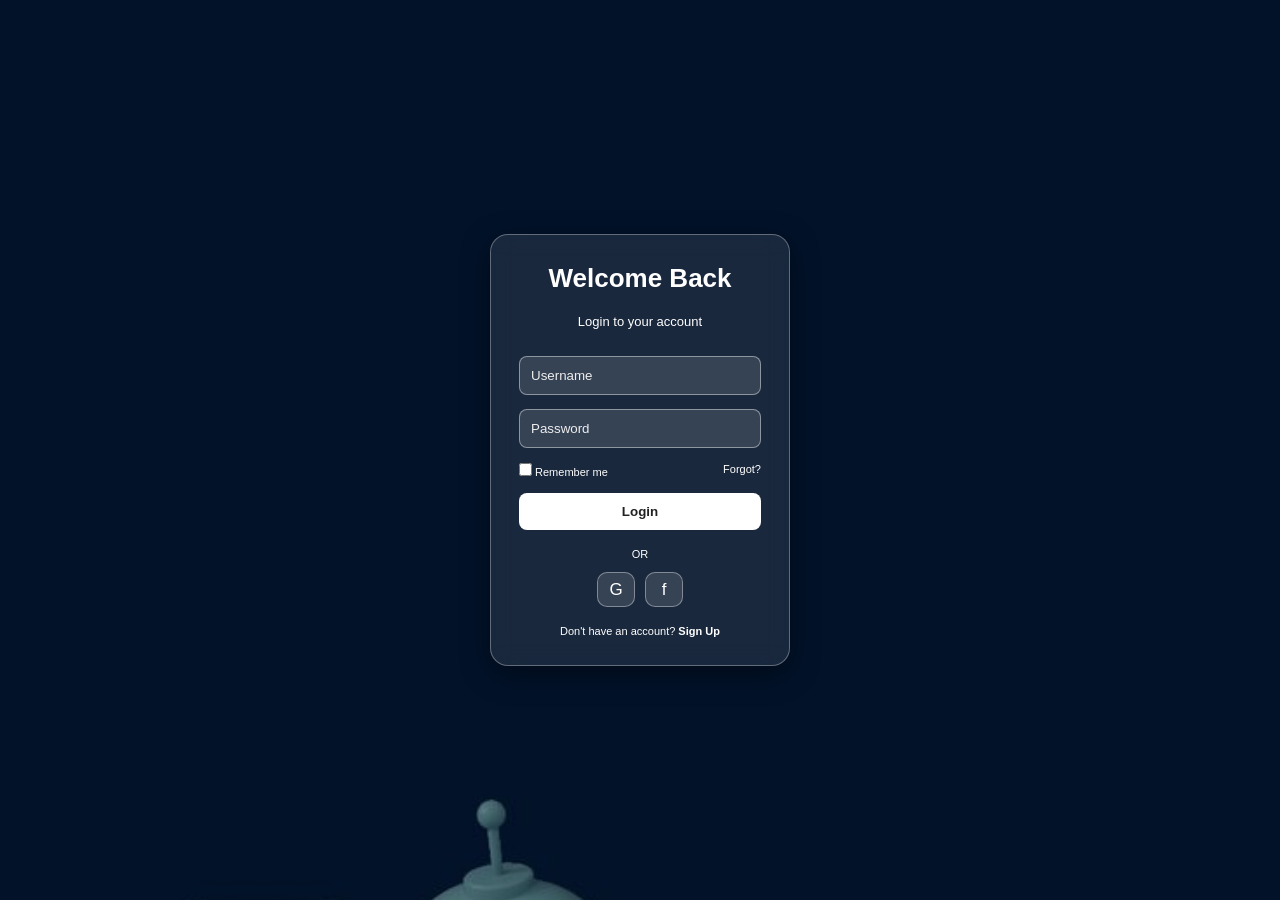
<file: Loginfolder/Login.html>
<!DOCTYPE html>
<html lang="en">
<head>
    <meta charset="UTF-8">
    <meta name="viewport" content="width=device-width, initial-scale=1.0">
    <title>login</title>
    <link rel="stylesheet" href="login.css">
</head>
<body>
    <div class="login-box">
        <h2>Welcome Back</h2>
        <p>Login to your account</p>
   

    <form>
        <input type="text" placeholder="Username" required>
        <input type="text" placeholder="Password" required>
   

    <div class="options">
        <label>
            <input type="checkbox"> Remember me
        </label>
        <a href="#">Forgot?</a>
    </div>
    
    <button type="submit">Login</button>
 </form>

 <div class="divider">OR</div>

 <div class="social">
    <button>G</button>
    <button>f</button>
 </div>

 <p class="signup">Don't have an account? <a href="#">Sign Up</a></p>
  </div>
</body>
</html>
</file>
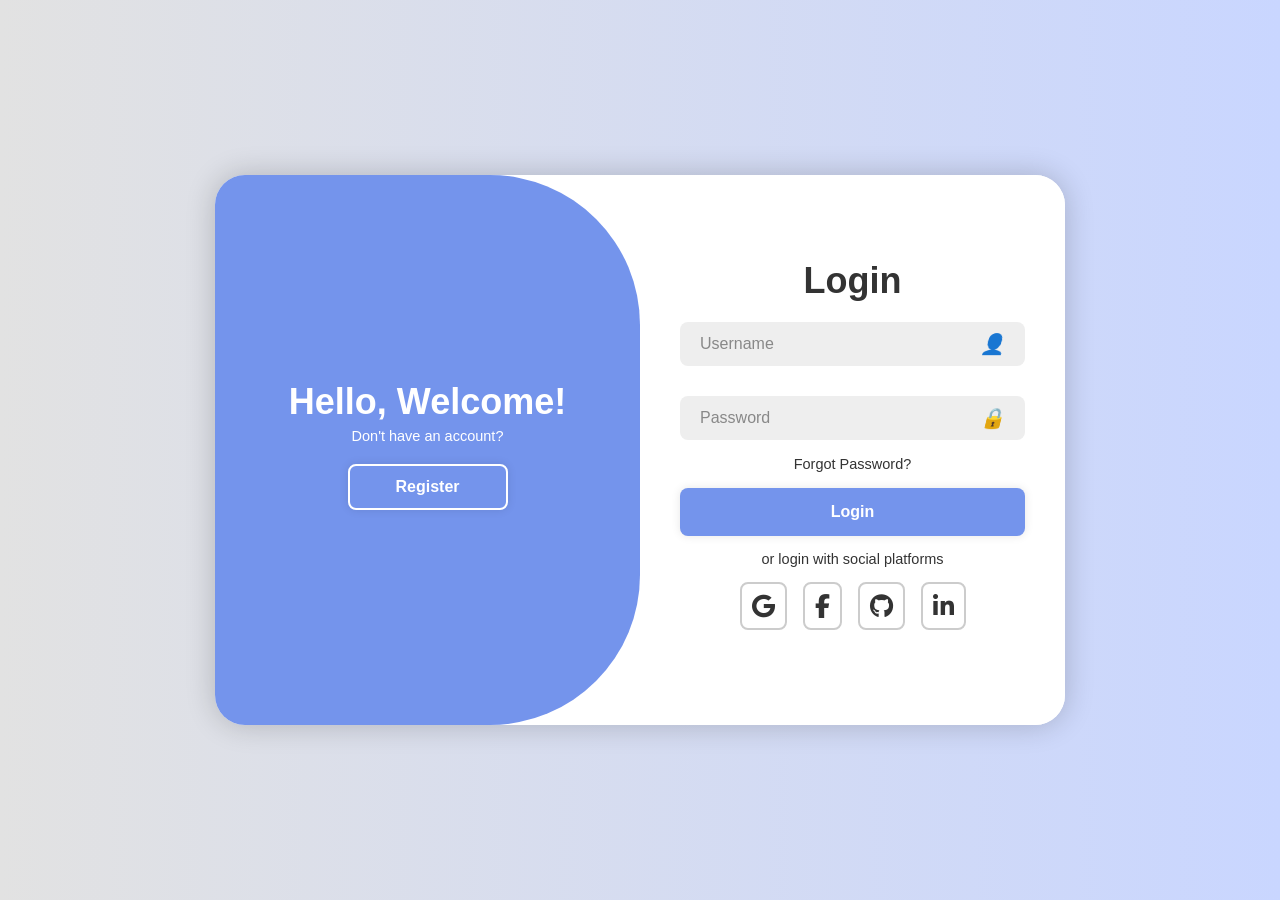
<file: Loginfolder/Login1.html>
<!DOCTYPE html>
<html lang="en">

<head>
    <meta charset="UTF-8">
    <meta name="viewport" content="width=device-width, initial-scale=1.0">

    <link rel="stylesheet" href="login1.css">

    <title>Login & Registration</title>

    <link rel="stylesheet" href="https://cdnjs.cloudflare.com/ajax/libs/font-awesome/6.5.2/css/all.min.css">
</head>

<body>

    <div class="container">

        <!-- LOGIN FORM -->
        <div class="form-box login">

            <form action="#">

                <h1>Login</h1>

                <div class="input-box">
                    <input type="text" placeholder="Username" required>
                    <i>👤</i>
                </div>

                <div class="input-box">
                    <input type="password" placeholder="Password" required>
                    <i>🔒</i>
                </div>

                <div class="forget-link">
                    <a href="#">Forgot Password?</a>
                </div>

                <button type="submit" class="btn">Login</button>

                <p>or login with social platforms</p>

                <div class="social-icon">
                    <div class="social-icon">

                    <!-- Google Login -->
                     <a href="https://accounts.google.com/signin">
                    <i class="fab fa-google"></i>
                    </a>

                     <!-- Facebook Login -->
                    <a href="https://www.facebook.com/login/">
                      <i class="fab fa-facebook-f"></i>
                    </a>

                     <!-- GitHub Login -->
                    <a href="https://github.com/login">
                      <i class="fab fa-github"></i>
                     </a>

                     <!-- LinkedIn Login -->
                    <a href="https://www.linkedin.com/login">
                     <i class="fab fa-linkedin-in"></i>
                     </a>

            </div>
                </div>

            </form>

        </div>


        <!-- REGISTRATION FORM -->
        <div class="form-box register">

            <form action="#">

                <h1>Registration</h1>

                <div class="input-box">
                    <input type="text" placeholder="Username" required>
                    <i>👤</i>
                </div>

                <div class="input-box">
                    <input type="email" placeholder="Email" required>
                    <i>✉</i>
                </div>

                <div class="input-box">
                    <input type="password" placeholder="Password" required>
                    <i>🔒</i>
                </div>

                <button type="submit" class="btn">Register</button>

                <p>or register with social platforms</p>

                 <div class="social-icon">
                    <div class="social-icon">
                     <!-- Google Login -->
                     <a href="https://accounts.google.com/signin">
                    <i class="fab fa-google"></i>
                    </a>

                     <!-- Facebook Login -->
                    <a href="https://www.facebook.com/login/">
                      <i class="fab fa-facebook-f"></i>
                    </a>

                     <!-- GitHub Login -->
                    <a href="https://github.com/login">
                      <i class="fab fa-github"></i>
                     </a>

                     <!-- LinkedIn Login -->
                    <a href="https://www.linkedin.com/login">
                     <i class="fab fa-linkedin-in"></i>
                     </a>


        </div>
                </div>

            </form>

        </div>


        <!-- TOGGLE AREA -->
        <div class="toggle-box">

            <!-- LEFT PANEL -->
            <div class="toggle-panel toggle-left">

                <h1>Hello, Welcome!</h1>

                <p>Don't have an account?</p>

                <button class="btn register-btn">Register</button>

            </div>


            <!-- RIGHT PANEL -->
            <div class="toggle-panel toggle-right">

                <h1>Welcome Back!</h1>

                <p>Already have an account?</p>

                <button class="btn login-btn">Login</button>

            </div>

        </div>

    </div>

     <script src="login1.js"></script>

</body>

</html>
</file>
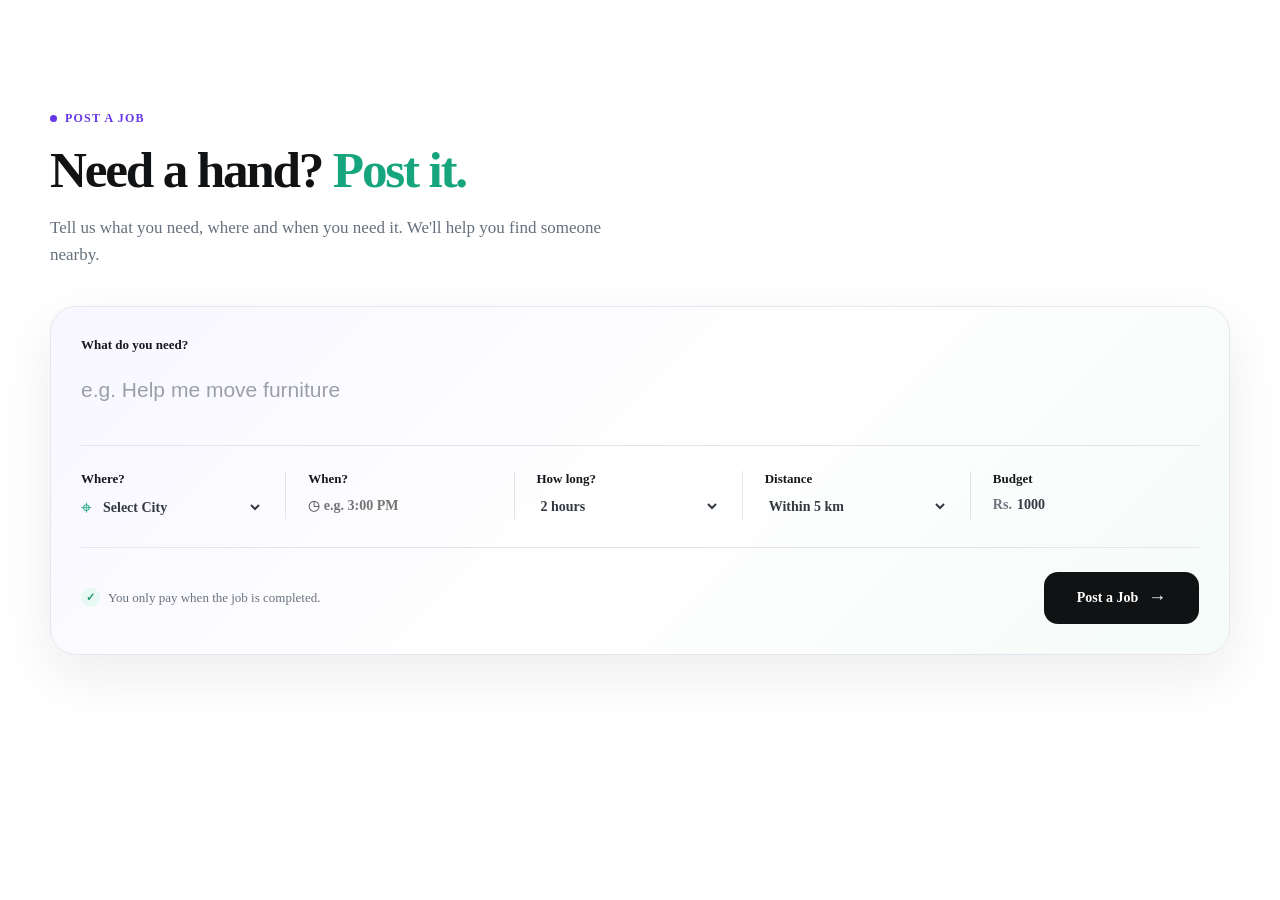
<file: post a job/postajob.html>
<!DOCTYPE html>
<html lang="en">
<head>
    <meta charset="UTF-8">
    <meta name="viewport" content="width=device-width, initial-scale=1.0">
    <title>Post a job</title>
    <link rel="stylesheet" href="postajob.css">
</head>
<body>
    <section class="post-job-section" id="post-job">

    <div class="post-job-container">

        <!-- Header -->
        <div class="post-job-heading">

            <div class="post-job-label">
                <span class="label-dot"></span>
                POST A JOB
            </div>

            <h2>
                Need a hand?
                <span>Post it.</span>
            </h2>

            <p>
                Tell us what you need, where and when you need it.
                We'll help you find someone nearby.
            </p>

        </div>


        <!-- Form -->
        <div class="professional-job-form">

            <!-- Main job -->
            <div class="job-main-field">

                <label for="jobTitle">
                    What do you need?
                </label>

                <input
                    type="text"
                    id="jobTitle"
                    placeholder="e.g. Help me move furniture"
                >

            </div>


            <!-- Details -->
            <div class="job-details-grid">

                <!-- Location -->
                <div class="job-field">

                    <label>Where?</label>

                    <div class="field-value location-value">
                        <span class="location-symbol">⌖</span>
                       <select id="location"><option>Select City</option><option>Kathmandu</option><option>Lalitpur</option><option>Bhaktapur</option><option>Pokhara</option> <option>Bharatpur</option> <option>Tikapur</option> <option>Biratnagar</option> <option>Birgunj</option><option>Kohalpur</option> <option>Nepalgunj</option><option>Butwal</option> <option>Dharan</option> <option>Itahari</option><option>Hetauda</option> <option>Dhangadhi</option> <option>Janakpur</option> <option>Ghorahi</option> <option>Tulsipur</option> <option>Other location</option></select>
                    </div>

                </div>


                <!-- When -->
                <div class="job-field">

                    <label>When?</label>

                    <div class="field-value">
                    <span class="clock-symbol">◷</span>
                    <input type="text"
                            id="JobTime"
                         placeholder="e.g. 3:00 PM">
                    </div>

                </div>


                <!-- Duration -->
                <div class="job-field">

                    <label>How long?</label>

                    <select>
                        <option>1 hour</option>
                        <option selected>2 hours</option>
                        <option>3 hours</option>
                        <option>4+ hours</option>
                    </select>

                </div>


                <!-- Distance -->
                <div class="job-field">

                    <label>Distance</label>

                    <select>
                        <option>Within 2 km</option>
                        <option selected>Within 5 km</option>
                        <option>Within 10 km</option>
                        <option>Anywhere</option>
                    </select>

                </div>


                <!-- Budget -->
                <div class="job-field">

                    <label>Budget</label>

                    <div class="budget-value">
                        <span>Rs.</span>

                        <input
                            type="number"
                            value="1000"
                            min="0"
                        >

                    </div>

                </div>

            </div>


            <!-- Bottom -->
            <div class="job-form-bottom">

                <div class="form-note">
                    <span>✓</span>
                    You only pay when the job is completed.
                </div>

                <button
                    type="button"
                    class="professional-post-btn"
                >
                    Post a Job
                    <span>→</span>
                </button>

            </div>

        </div>

    </div>

</section>
</body>
</html>
</file>
<file: Loginfolder/login.css>
* {
    margin: 0;
    padding: 0;
    box-sizing: border-box;
    font-family: arial, sans-serif;
}

body {
    min-height: 100vh;
    display: flex;
    justify-content: center;
    align-items: center;
    background: linear-gradient(#0005,#0005) ,
    url(backgroundhtml.jpg) center/cover no-repeat;
}

.login-box {
    width: 300px;
    padding: 28px;
    text-align: center;
    color: white;
    background: #ffffff18;
    border: 1px solid #ffffff50;
    border-radius: 18px;
    backdrop-filter: blur(12px);
    box-shadow: 0 8px 30px #0006;
}

h2 {
    font-size: 26px;
    margin-bottom: 20px;
}

.login-box p {
    font-size: 13px;
    margin-bottom: 20px;
}

form input[type="text"],
form input[type="password"] {
    width: 100%;
    padding: 11px;
    margin: 7px 0;
    border: 1px solid #ffffff70;
    border-radius: 8px;
    outline: none;
    background: #ffffff20;
    color: white;
}

input::placeholder {
    color: #eee;
}

.options {
    display: flex;
    justify-content: space-between;
    font-size: 11px;
    margin: 8px 0 15px;
}

a {
    color: white;
    text-decoration: none;
}

button[type="submit"] {
    width: 100%;
    padding: 11px;
    border: none;
    border-radius: 8px;
    background: white;
    color: #222;
    font-weight: bold;
    cursor: pointer;
}

.divider {
    margin: 18px 0 12px;
    font-size: 11px;
}

.social {
    display: flex;
    justify-content: center;
    gap: 10px;
}

.social button {
    width: 38px;
    height: 35px;
    border: 1px solid #ffffff60;
    border-radius: 10px;
    background: #ffffff20;
    color: white;
    font-size: 17px;
    cursor: pointer;
}

.signup {
    margin: 18px;
    margin-bottom: 0 !important;
    font-size: 11px !important;
}

.signup a{
    font-weight: bold;
}
</file>
<file: Loginfolder/login1.css>
* {
            margin: 0;
            padding: 0;
            box-sizing: border-box;
            font-family: "poppins", sans-serif;
            text-decoration: none;
            list-style: none;
        }

        body {
            display: flex;
            justify-content: center;
            align-items: center;
            min-height: 100vh;
            background: linear-gradient(90deg, #e2e2e2, #c9d6ff);
        }

        .container {
            position: relative;
            width: 850px;
            height: 550px;
            background: #fff;
            margin: 20px;
            border-radius: 30px;
            box-shadow: 0 0 30px rgba(0,0,0,.2);
            overflow: hidden;
        }

        .container h1 {
            font-size: 36px;
            margin: -10px 0;
        }

        .container p {
            font-size: 14.5px;
            margin: 15px 0;
        }

        form {
            width: 100%;
        }

        .form-box {
            position: absolute;
            right: 0;
            width: 50%;
            height: 100%;
            background: #fff;
            display: flex;
            align-items: center;
            color: #333;
            text-align: center;
            padding: 40px;
            z-index: 1;
            transition: .6s ease-in-out 1.2s, visibility 0s 1s;
        }

        .container.active .form-box {
            right: 50%;
        }

        .form-box.register {
            visibility: hidden;
        }

        .container.active .form-box.register {
            visibility: visible;
        }

        .input-box {
            position: relative;
            margin: 30px 0;
        }

        .input-box input {
            width: 100%;
            padding: 13px 50px 13px 20px;
            background: #eee;
            border-radius: 8px;
            border: none;
            outline: none;
            font-size: 16px;
            color: #333;
            font-weight: 500;
        }

        .input-box input::placeholder {
            color: #888;
            font-weight: 400;
        }

        .input-box i {
            position: absolute;
            right: 20px;
            top: 50%;
            transform: translateY(-50%);
            font-size: 20px;
        }

        .forget-link {
            margin: -15px 0 15px;
        }

        .forget-link a {
            font-size: 14.5px;
            color: #333;
        }

        .btn {
            width: 100%;
            height: 48px;
            background: #7494ec;
            border-radius: 8px;
            box-shadow: 0 0 10px rgba(0,0,0,.1);
            border: none;
            cursor: pointer;
            font-size: 16px;
            color: #fff;
            font-weight: 600;
        }

        .social-icon {
            display: flex;
            justify-content: center;
        }

        .social-icon a{
            display: inline-flex;
            padding: 10px;
            border: 2px solid #ccc;
            border-radius: 8px;
            font-size: 24px;
            color: #333;
            margin: 0 8px;
        }

        .toggle-box {
            position: absolute;
            width: 100%;
            height: 100%;
        }

        .toggle-box::before {
            content: '';
            position: absolute;
            left: -250%;
            width: 300%;
            height: 100%;
            background: #7494ec;
            /* border: 2px solid red; */
            border-radius: 150px;
            z-index: 2;
            transition: 1.8s ease-in-out;
        }

        .container.active .toggle-box::before {
            left: 50%;
        }

        .toggle-panel {
            position:absolute;   
            width: 50%;
            height: 100%;
            /* background: seagreen;  */
            color: #fff;
            display: flex;
            flex-direction: column;
            justify-content: center;
            align-items: center;
            z-index: 2;
            transition: .6s ease-in-out;
        }

        .toggle-box::before {
            content: '';
            position: absolute;
            left: -250%;
            width: 300%;
            height: 100%;
            background: #7494ec;
            /* border: 2px solid red; */
            border-radius: 150px;
            z-index: 2;
            transition: 1.8s ease-in-out;
        }

        .container.active .toggle-box::before{
            left: 50%;
        }

        .toggle-panel {
            position: absolute;
            width: 50%;
            height: 100%;
            /* background: seagreen; */
            color: #fff;
            display: flex;
            flex-direction: column;
            justify-content: center;
            align-items: center;
            z-index: 2;
            transition: .6s ease-in-out;
        }

        .toggle-panel.toggle-left {
            left: 0;
            transition: 1.2s;
        }

        .container.active .toggle-panel.toggle-left {
            left: -50%;
            transition: .6s;
        }

        .toggle-panel.toggle-right {
            right: -50%;
            transition-delay: .6s;
        }

        .toggle-panel .toggle-right {
            right: -50%;
            transition-delay: .6s;
        }

        .container.active .toggle-panel.toggle-right {
            right: 0;
            transition-delay: 1.2s;
        }

        .toggle-panel p {
            margin-bottom: 20px;
        }

        .toggle-panel .btn {
            width: 160px;
            height: 46px;
            background: transparent;
            border: 2px solid #fff;
        }

        @media screen and (max-width: 400px) {
            .form-box {
                padding: 20px;
            }

            .toggle-panel h1 {
                font-size: 30px;;
            }
        }
</file>
<file: post a job/postajob.css>
/* =========================================
   PROFESSIONAL POST JOB SECTION
========================================= */

.post-job-section {
    padding: 100px 0;
    background: #ffffff;
}

.post-job-container {
    width: min(1180px, calc(100% - 48px));
    margin: 0 auto;
}


/* =========================================
   HEADING
========================================= */

.post-job-heading {
    max-width: 650px;
    margin-bottom: 38px;
}

.post-job-label {
    display: inline-flex;
    align-items: center;
    gap: 8px;

    margin-bottom: 18px;

    color: #6535e8;

    font-size: 12px;
    font-weight: 800;

    letter-spacing: 1.2px;
}

.label-dot {
    width: 7px;
    height: 7px;

    border-radius: 50%;

    background: #6535e8;
}

.post-job-heading h2 {
    margin: 0;

    color: #111214;

    font-size: clamp(38px, 4vw, 54px);
    font-weight: 800;

    line-height: 1;
    letter-spacing: -2.2px;
}

.post-job-heading h2 span {
    color: #17a57d;
}

.post-job-heading p {
    max-width: 560px;

    margin: 20px 0 0;

    color: #66707d;

    font-size: 17px;
    line-height: 1.55;
}


/* =========================================
   MAIN FORM CARD
========================================= */

.professional-job-form {
    padding: 30px;

    background:
        linear-gradient(
            135deg,
            #f8f6ff 0%,
            #ffffff 52%,
            #f4fbf8 100%
        );

    border: 1px solid #e7e5ef;

    border-radius: 26px;

    box-shadow:
        0 20px 55px rgba(28, 25, 45, 0.08);
}


/* =========================================
   MAIN INPUT
========================================= */

.job-main-field {
    padding-bottom: 28px;

    border-bottom: 1px solid #e5e5e9;
}

.job-main-field label,
.job-field label {
    display: block;

    margin-bottom: 10px;

    color: #17181b;

    font-size: 13px;
    font-weight: 750;
}

.job-main-field input {
    width: 100%;

    padding: 15px 0;

    border: 0;
    outline: 0;

    background: transparent;

    color: #17181b;

    font-size: 21px;
    font-weight: 500;

    box-sizing: border-box;
}

.job-main-field input::placeholder {
    color: #9aa0aa;
}


/* =========================================
   DETAILS
========================================= */

.job-details-grid {
    display: grid;

    grid-template-columns:
        0.9fr
        1.0fr
        1fr
        1fr
        1fr;

    gap: 0;

    margin-top: 25px;
}


.job-field {
    min-width: 0;

    padding: 0 22px;

    border-right: 1px solid #e3e4e8;
}

.field-value input {
      width: 80px;

    padding: 0;

    border: 0;
    outline: 0;

    background: transparent;

    color: #343942;

    font-family: inherit;
    font-size: 14px;
    font-weight: 650;
}

.job-field:first-child {
    padding-left: 0;
}

.job-field:last-child {
    padding-right: 0;
    border-right: none;
}


/* =========================================
   VALUES
========================================= */

.field-value {
    color: #343942;

    font-size: 14px;
    font-weight: 550;

    white-space: nowrap;
}

.location-value {
    display: flex;
    align-items: center;
    gap: 7px;
}

.location-symbol {
    color: #17a57d;

    font-size: 19px;
}

.field-separator {
    margin: 0 5px;

    color: #a0a4aa;
}


/* =========================================
   SELECT
========================================= */

.job-field select {
    width: 100%;

    padding: 0;
    padding-right: 18px;

    border: 0;
    outline: 0;

    background: transparent;

    color: #343942;

    font-family: inherit;
    font-size: 14px;
    font-weight: 550;

    cursor: pointer;
}


/* =========================================
   BUDGET
========================================= */

.budget-value {
    display: flex;
    align-items: center;
    gap: 5px;

    color: #343942;

    font-size: 14px;
    font-weight: 650;
}

.budget-value span {
    color: #6d7480;
}

.budget-value input {
    width: 80px;

    padding: 0;

    border: 0;
    outline: 0;

    background: transparent;

    color: #343942;

    font-family: inherit;
    font-size: 14px;
    font-weight: 650;
}


/* =========================================
   BOTTOM
========================================= */

.job-form-bottom {
    display: flex;

    align-items: center;
    justify-content: space-between;

    gap: 20px;

    margin-top: 28px;
    padding-top: 24px;

    border-top: 1px solid #e5e5e9;
}

.form-note {
    display: flex;
    align-items: center;
    gap: 8px;

    color: #69727d;

    font-size: 13px;
}

.form-note span {
    display: flex;
    align-items: center;
    justify-content: center;

    width: 19px;
    height: 19px;

    border-radius: 50%;

    background: #e8f8f2;

    color: #149873;

    font-size: 11px;
    font-weight: 900;
}


/* =========================================
   POST BUTTON
========================================= */

.professional-post-btn {
    display: inline-flex;

    align-items: center;
    justify-content: center;

    gap: 10px;

    min-width: 155px;
    height: 52px;

    padding: 0 22px;

    border: none;
    border-radius: 14px;

    background: #111214;

    color: #ffffff;

    font-family: inherit;

    font-size: 14px;
    font-weight: 750;

    cursor: pointer;

    transition:
        transform .2s ease,
        box-shadow .2s ease,
        background .2s ease;
}

.professional-post-btn span {
    font-size: 18px;
}

.professional-post-btn:hover {
    background: #292a2d;

    transform: translateY(-2px);

    box-shadow:
        0 10px 25px rgba(0, 0, 0, .14);
}

.professional-post-btn:active {
    transform: translateY(0);
}


/* =========================================
   TABLET
========================================= */

@media (max-width: 950px) {

    .job-details-grid {
        grid-template-columns: repeat(3, 1fr);

        row-gap: 25px;
    }

    .job-field:nth-child(3) {
        border-right: none;
    }

    .job-field:nth-child(4),
    .job-field:nth-child(5) {
        padding-top: 5px;
    }
}


/* =========================================
   MOBILE
========================================= */

@media (max-width: 650px) {

    .post-job-section {
        padding: 65px 0;
    }

    .post-job-container {
        width: calc(100% - 32px);
    }

    .post-job-heading h2 {
        letter-spacing: -1.5px;
    }

    .post-job-heading p {
        font-size: 15px;
    }

    .professional-job-form {
        padding: 22px;

        border-radius: 20px;
    }

    .job-details-grid {
        display: flex;
        flex-direction: column;

        gap: 0;
    }

    .job-field,
    .job-field:first-child,
    .job-field:last-child {
        padding: 17px 0;

        border-right: none;
        border-bottom: 1px solid #e5e5e9;
    }

    .job-field:last-child {
        border-bottom: none;
    }

    .job-form-bottom {
        align-items: stretch;
        flex-direction: column;
    }

    .professional-post-btn {
        width: 100%;
    }
}
</file>
